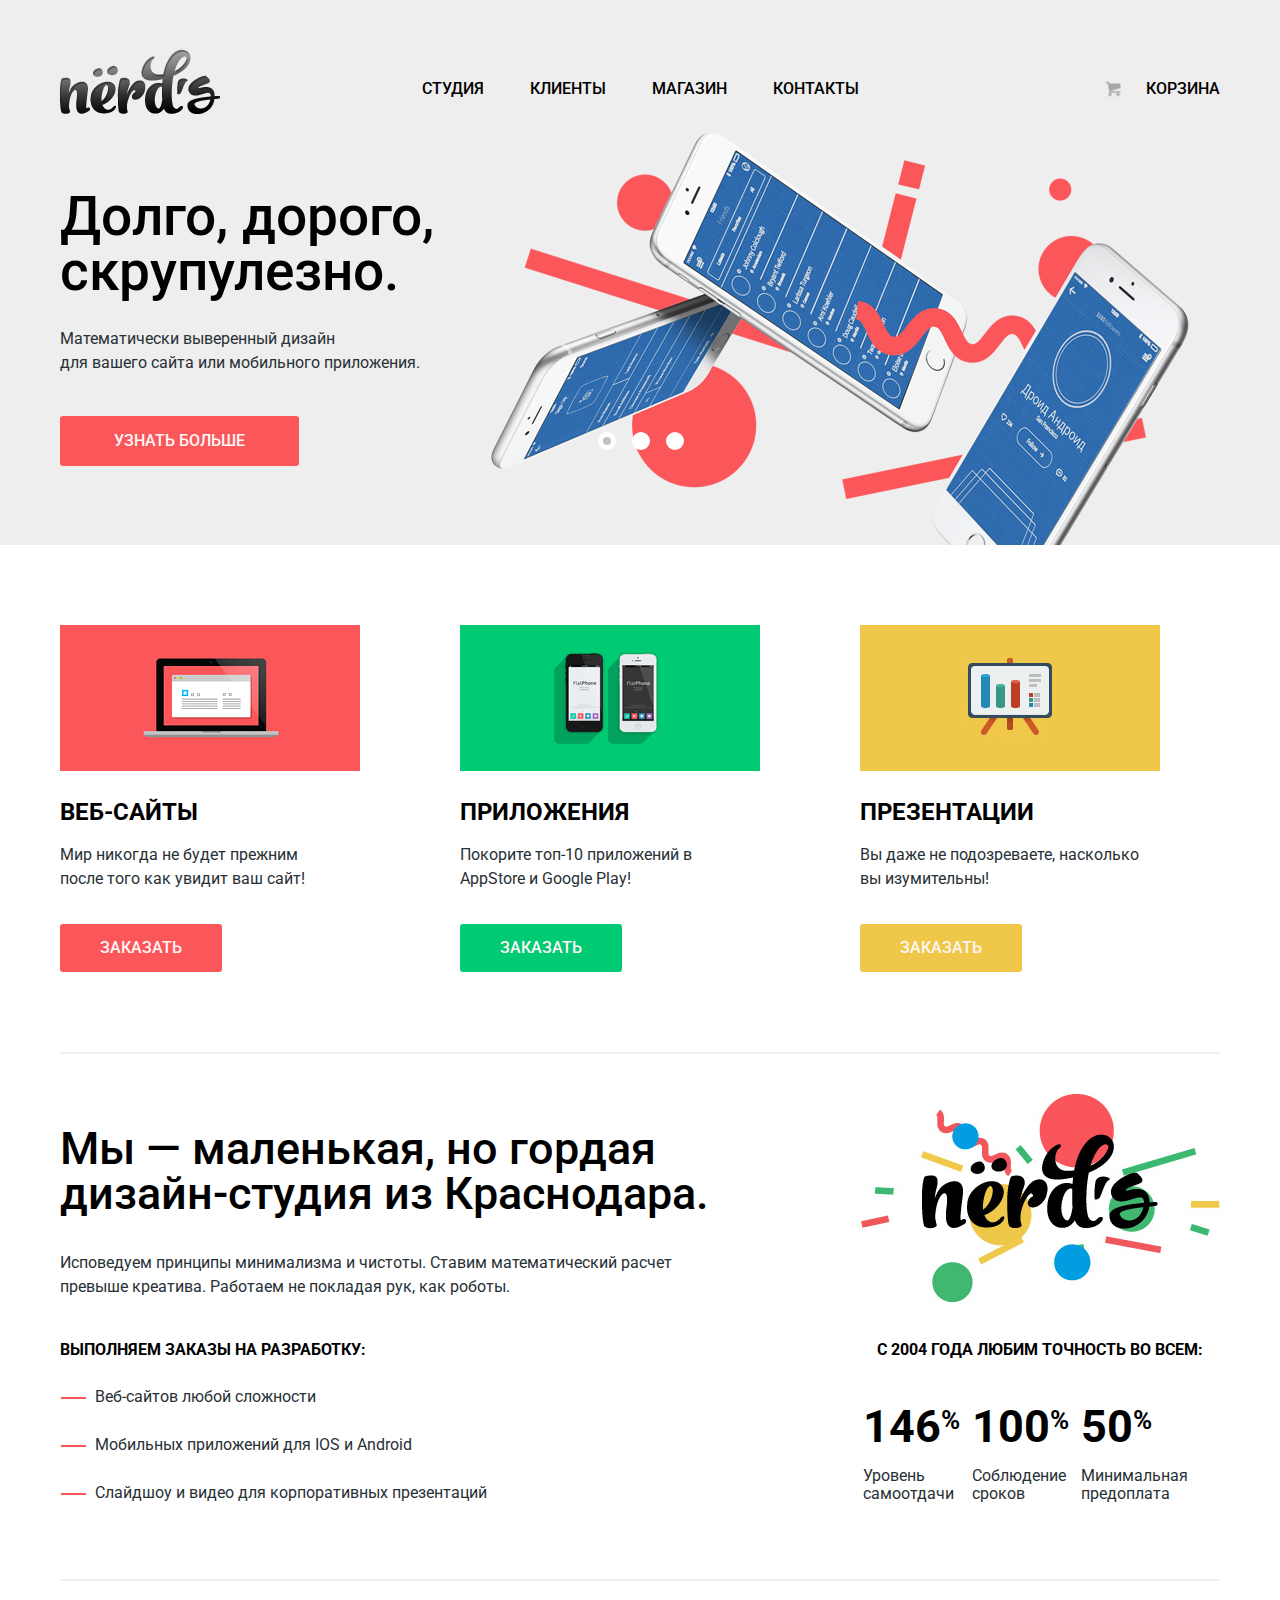
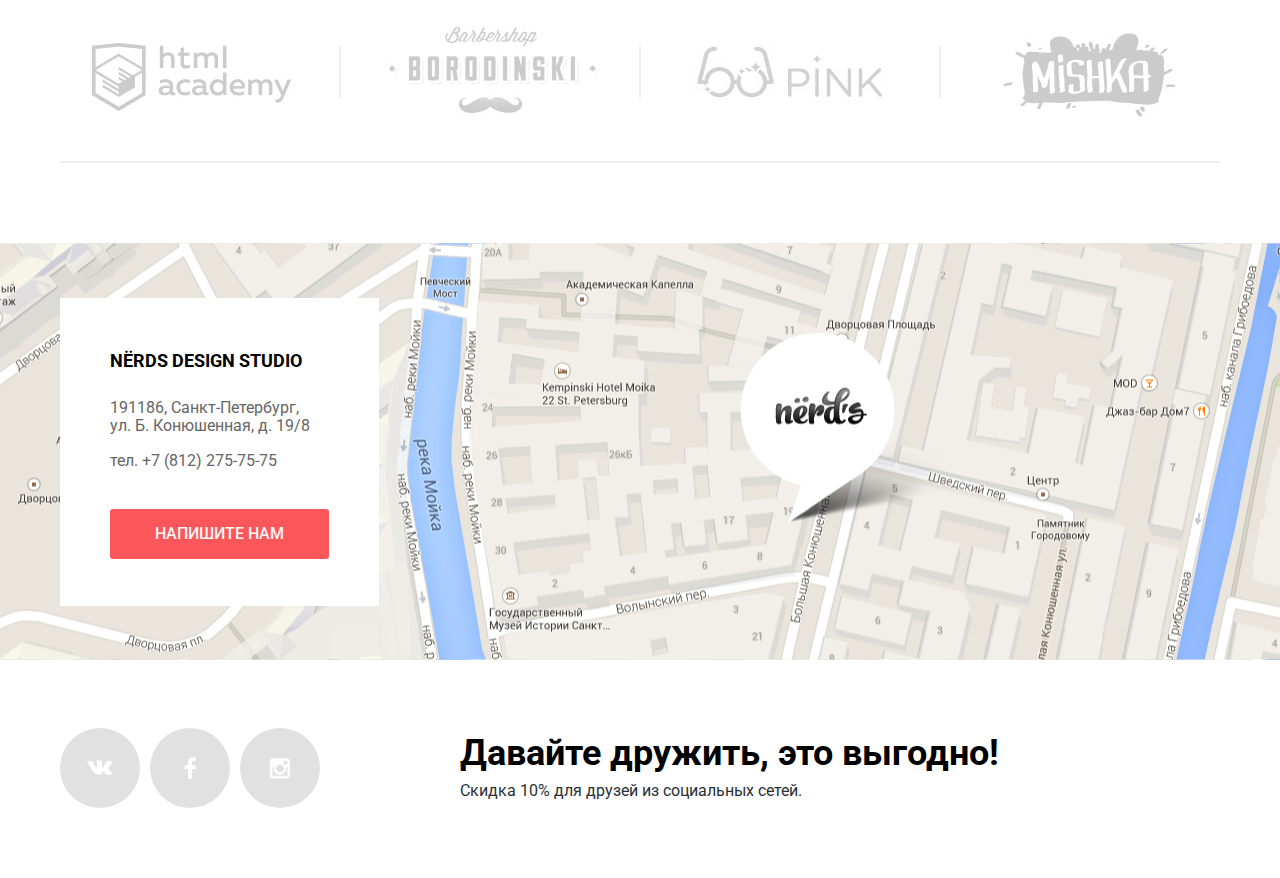
<file: index.html>
<!DOCTYPE html>
<html lang="ru">
  <head>
    <meta charset="utf-8">
    <title>NЁRDS DESIGN STUDIO</title>
    <link href="https://fonts.googleapis.com/css?family=Roboto:400,500,700&amp;subset=cyrillic" rel="stylesheet">
    <link href="css/normalize.css" rel="stylesheet">
    <link href="css/style.min.css" rel="stylesheet">
  </head>
  <body>
    <header class="main-header">
      <div class="container clearfix">
        <a><img class="logo" src="img/nerds-logo.png" alt="Логотип Нёрдс" width="160" height="65"></a>
        <nav class="main-navigation">
          <ul>
            <li><a href="#">Студия</a></li>
            <li><a href="#">Клиенты</a></li>
            <li><a href="catalog.html">Магазин</a></li>
            <li><a href="#">Контакты</a></li> 
          </ul>
        </nav>
        <div class="user-block">
          <a class="basket" href="#">Корзина</a>
        </div>
        <div class="slider">
          <input type="radio" id="btn-1" name="toggle" checked>
          <input type="radio" id="btn-2" name="toggle">
          <input type="radio" id="btn-3" name="toggle">
          <div class="slider-controls">
            <label for="btn-1"></label>
            <label for="btn-2"></label>
            <label for="btn-3"></label>
          </div>
          <div class="slides">
            
            <div class="slide clearfix">
              <div class="slide-text">
                <div class="slide-title">Долго, дорого, скрупулезно.</div>
                <p>Математически выверенный дизайн<br>для вашего сайта или мобильного приложения.</p>
                <a class="btn" href="#">Узнать больше</a>
              </div>
            </div>
            
            <div class="slide">
              <div class="slide-text">
                <div class="slide-title">Любим математику как никто другой.</div>
                <p>Никакого креатива, только математические формулы<br>для расчета идеальных пропорций.</p>
                <a class="btn" href="#">Узнать больше</a>
              </div>
            </div>
            
            <div class="slide">
              <div class="slide-text">
                <div class="slide-title">Только ночь, только хардкор.</div>
                <p>Работать днем, как все? Мы против этого.<br>Ближе к полуночи работа только начинается.</p>
                <a class="btn" href="#">Узнать больше</a>
              </div>
            </div>
          </div>
        </div>
      </div>
    </header>
    <main class="container">
      <section class="features clearfix">
        <div class="features-item">
          <img src="img/feature-1.png" alt="Веб-сайты" width="300" height="146">
          <h3 class="features-name">Веб-сайты</h3>
          <p>Мир никогда не будет прежним после того как увидит ваш сайт!</p>
          <a class="btn" href="#">Заказать</a>
        </div>
        <div class="features-item">
          <img src="img/feature-2.png" alt="Приложения" width="300" height="146">
          <h3 class="features-name">Приложения</h3>
          <p>Покорите топ-10 приложений в AppStore и Google Play!</p>
          <a class="btn" href="#">Заказать</a>
        </div>
        <div class="features-item">
          <img src="img/feature-3.png" alt="Презентации" width="300" height="146">
          <h3 class="features-name">Презентации</h3>
          <p>Вы даже не подозреваете, насколько вы изумительны!</p>
          <a class="btn" href="#">Заказать</a>
        </div>
      </section>
      <section class="about-us clearfix">
        <div class="about-left">
          <h2>Мы — маленькая, но гордая дизайн-студия из Краснодара.</h2>
          <p>Исповедуем принципы минимализма и чистоты. Ставим математический расчет превыше креатива. Работаем не покладая рук, как роботы.</p>
          <h4>Выполняем заказы на разработку:</h4>
          <ul>
            <li>Веб-сайтов любой сложности</li>
            <li>Мобильных приложений для IOS и Android</li>
            <li>Слайдшоу и видео для корпоративных презентаций</li>
          </ul>
        </div>
        <div class="about-right">
          <img src="img/nerds-illustration.jpg" alt="Нёрдс" width="360" height="208">
          <h4>С 2004 года любим точность во всем:</h4>
          <table>
            <tr>
              <th>146<sup>%</sup></th>
              <th>100<sup>%</sup></th>
              <th>50<sup>%</sup></th>
            </tr>
            <tr>
              <td>Уровень самоотдачи</td>
              <td>Соблюдение сроков</td>
              <td>Минимальная предоплата</td>
            </tr>
          </table>
        </div>
      </section>
      <div class="customers">
        <a class="customers-logo" href="https://htmlacademy.ru/">
          <img src="img/htmlacademy-logo.jpg" alt="HTML Academy" width="260" height="180">
        </a>
        <a class="customers-logo" href="#">
          <img src="img/borodinski-logo.jpg" alt="Барбершоп «Бородинский»" width="260" height="180">
        </a>
        <a class="customers-logo" href="#">
          <img src="img/pink-logo.jpg" alt="Pink" width="260" height="180">
        </a>
        <a class="customers-logo" href="#">
          <img src="img/mishka-logo.jpg" alt="Mishka" width="260" height="180">
        </a>
      </div>
    </main>
    <div class="map">
      <iframe src="https://www.google.com/maps/embed?pb=!1m18!1m12!1m3!1d1998.59910436516!2d30.32089461636648!3d59.93879418187623!2m3!1f0!2f0!3f0!3m2!1i1024!2i768!4f13.1!3m3!1m2!1s0x4696310fca5ba729%3A0xea9c53d4493c879f!2z0JHQvtC70YzRiNCw0Y8g0JrQvtC90Y7RiNC10L3QvdCw0Y8g0YPQuy4sIDE5LCDQodCw0L3QutGCLdCf0LXRgtC10YDQsdGD0YDQsywgMTkxMTg2!5e0!3m2!1sru!2sru!4v1487736581834" width="1440" height="417" style="border:0" allowfullscreen></iframe>
        <div class="contacts">
          <h3>Nёrds design studio</h3>
          <p>191186, Санкт-Петербург,
            ул. Б. Конюшенная, д. 19/8</p>
          <a class="tel" href="tel:+7(812)275-75-75">тел. +7 (812) 275-75-75</a>
          <a class="btn js-feedback" href="writeus.html">Напишите нам</a>
      </div>
    </div>
    <footer class="main-footer">
      <div class="container clearfix">
        <div class="footer-social">
          <a class="social-btn social-btn-vk" href="#">Вконтакте</a>
          <a class="social-btn social-btn-fb" href="#">Фейсбук</a>
          <a class="social-btn social-btn-inst" href="#">Инстаграм</a>
        </div>
        <div class="discount">
          <h3>Давайте дружить, это выгодно!</h3>
          <p>Скидка 10% для друзей из социальных сетей.</p>
        </div>
      </div>
    </footer>
    <div class="modal-content">
      <button class="modal-content-close" title="Закрыть">Закрыть</button>
      <h2 class="modal-content-title">Напишите нам</h2>
      <form class="write-us" action="https://echo.htmlacademy.ru" method="get">
        <div class="username-block">
          <label for="username-field">Ваше имя:</label>
          <input class="username" type="text" name="username" id="username-field" value="Представьтесь, пожалуйста">
        </div>
        <div class="email-block">
          <label for="email-field">Ваш e-mail:</label>
          <input class="email modal-error" type="text" name="email" id="email-field" value="Для отправки ответа">
        </div>
        <label for="text-area">Текст письма:</label>
        <textarea name="text" id="text-area">В свободной форме</textarea>
        <button class="btn">Отправить</button>
      </form>
    </div>
    <div class="modal-overlay"></div>
    <script src="js/popup.min.js"></script>
  </body>
</html>
</file>
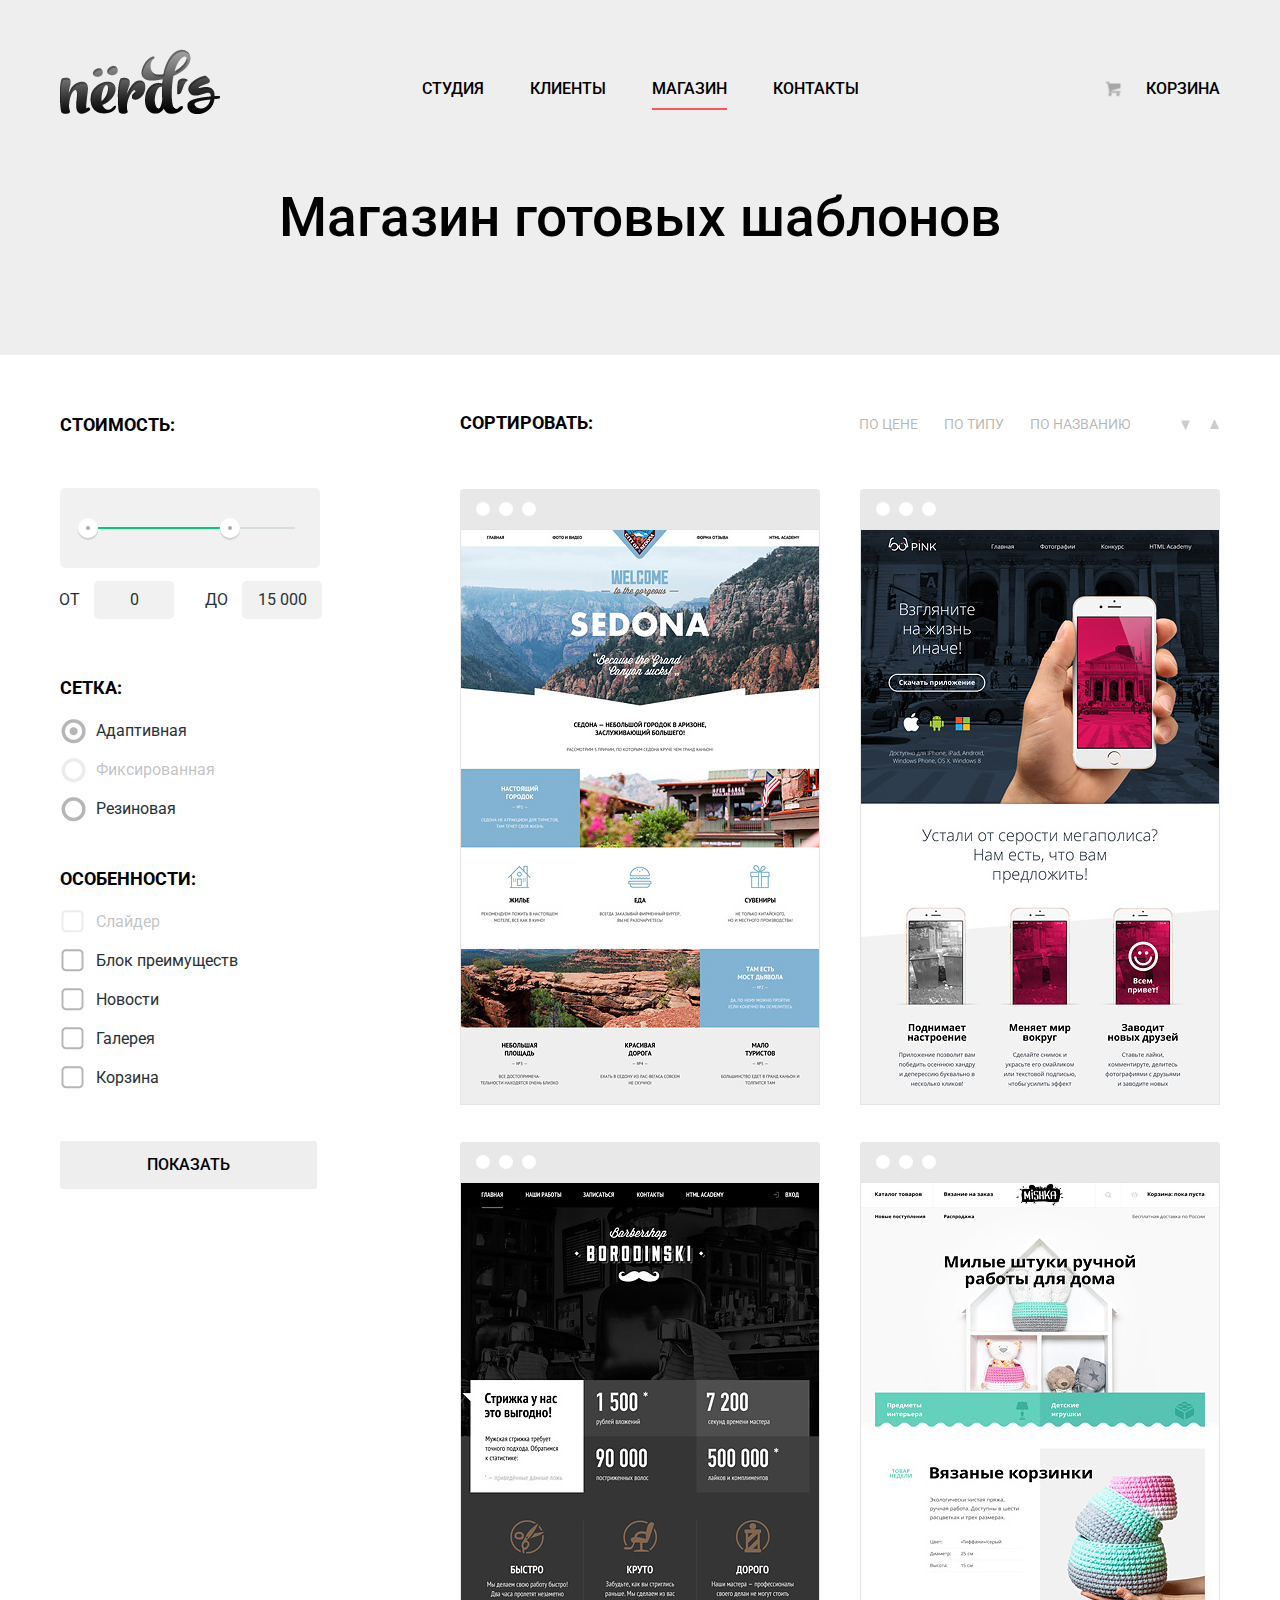
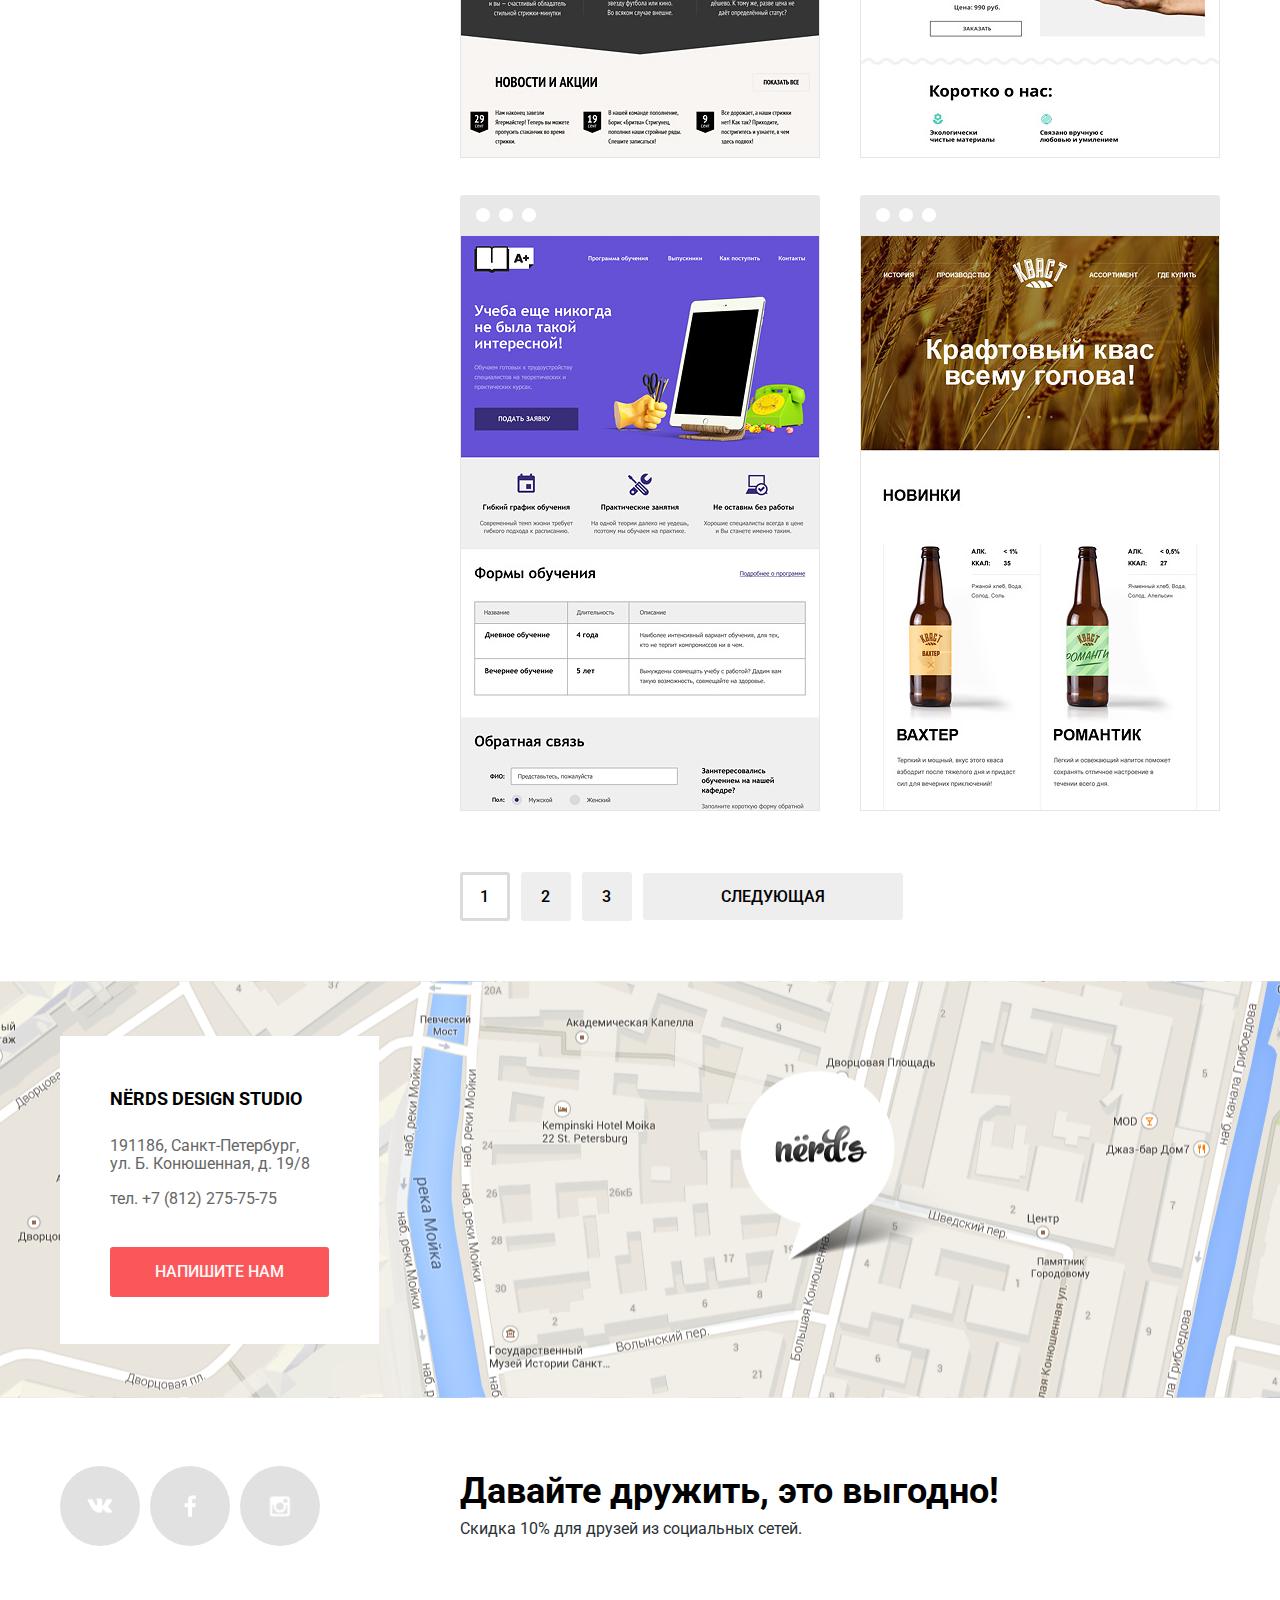
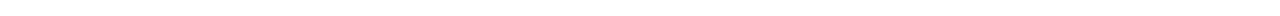
<file: catalog.html>
<!DOCTYPE html>
<html lang="ru">
  <head>
    <meta charset="utf-8">
    <title>NЁRDS DESIGN STUDIO</title>
    <link href="https://fonts.googleapis.com/css?family=Roboto:400,500,700&amp;subset=cyrillic" rel="stylesheet">
    <link href="css/normalize.css" rel="stylesheet">
    <link href="css/style.min.css" rel="stylesheet">
  </head>
  <body>
    <header class="main-header">
      <div class="container clearfix">
        <a href="index.html"><img class="logo" src="img/nerds-logo.png" alt="Логотип Нёрдс" width="160" height="65"></a>
        <nav class="main-navigation">
          <ul>
            <li><a href="index.html">Студия</a></li>
            <li><a href="#">Клиенты</a></li>
            <li><a class="current-page" href="catalog.html">Магазин</a></li>
            <li><a href="#">Контакты</a></li> 
          </ul>
        </nav>
        <div class="user-block">
          <a class="basket" href="#">Корзина</a>
        </div>
        <h1>Магазин готовых шаблонов</h1>
      </div>
    </header>
    <main class="container">
      <section class="filters clearfix">
        <form action="#" method="get">
          <div class="filter-box">
            <h3>Стоимость:</h3>
            <div class="range-filter">
              <div class="range-controls">
                <div class="scale"><div style="width: 70%;" class="bar"></div></div>
                <div class="toggle min-toggle"></div>
                <div class="toggle max-toggle"></div>
              </div>
              <div class="price-controls">
                <label class="min-price">от <input type="text" name="min-price" value="0"></label>
                <label class="max-price">до <input type="text" name="max-price" value="15 000"></label>
              </div>
            </div>
          </div>
          <div class="filter-box">
            <h3>Сетка:</h3>
            <input type="radio" name="grid-choice" id="adaptive-grid-field" value="adaptive" checked>
            <label for="adaptive-grid-field">Адаптивная</label>
            <input type="radio" name="grid-choice" id="fixed-grid-field" value="fixed" disabled>
            <label for="fixed-grid-field">Фиксированная</label>
            <input type="radio" name="grid-choice" id="elastic-grid-field" value="elastic">
            <label for="elastic-grid-field">Резиновая</label>
          </div>
          <div class="filter-box">
            <h3>Особенности:</h3>
            <input type="checkbox" name="features-choice" id="slider-field" value="slider" disabled>
            <label for="slider-field">Слайдер</label>
            <input type="checkbox" name="features-choice" id="advantages-unit-field" value="advantages-unit">
            <label for="advantages-unit-field">Блок преимуществ</label>
            <input type="checkbox" name="features-choice" id="news-field" value="news">
            <label for="news-field">Новости</label>
            <input type="checkbox" name="features-choice" id="gallery-field" value="gallery">
            <label for="gallery-field">Галерея</label>
            <input type="checkbox" name="features-choice" id="basket-field" value="basket">
            <label for="basket-field">Корзина</label>
          </div>
          <input class="btn" type="submit" value="Показать">
        </form>
      </section>
      <section class="gallery">
        <div class="sorting-filters">
          <h3>Сортировать:</h3>
          <a>По цене</a>
          <a>По типу</a>
          <a>По названию</a>
          <a>По убыванию</a>
          <a>По возрастанию</a>
        </div>
        <article class="gallery-card">
          <div class="mac-head"></div>
          <div class="shadow"><img src="img/sedona-preview.jpg" alt="Седона превью" width="360" height="576"></div>
          <div class="buy-block">
            <a href=#>Sedona</a>
            <p>Информационный сайт<br>для туристов</p>
            <button class="btn">9 900 руб.</button>
          </div>
        </article>
        <article class="gallery-card">
          <div class="mac-head"></div>
          <div class="shadow"><img src="img/pink-preview.jpg" alt="Пинк превью" width="360" height="576"></div>
          <div class="buy-block">
            <a href="#">Pink app</a>
            <p>Продуктовый лендинг<br>приложения для IOS и Android</p>
            <button class="btn">9 900 руб.</button>
          </div>
        </article>
        <article class="gallery-card">
          <div class="mac-head"></div>
          <div class="shadow"><img src="img/borodinski-preview.jpg" alt="Бородинский превью" width="360" height="576"></div>
          <div class="buy-block">
            <a href="#">Barbershop</a>
            <p>Сайт салона красоты.<br>Для мужчин, да.</p>
            <button class="btn">9 900 руб.</button>
          </div>
        </article>
        <article class="gallery-card">
          <div class="mac-head"></div>
          <div class="shadow"><img src="img/mishka-preview.jpg" alt="Мишка превью" width="360" height="576"></div>
          <div class="buy-block">
            <a href="">Mishka</a>
            <p>Интернет-магазин<br>вязаных игрушек</p>
            <button class="btn">9 900 руб.</button>
          </div>
        </article>
        <article class="gallery-card">
          <div class="mac-head"></div>
          <div class="shadow"><img src="img/aplus-preview.jpg" alt="А-плюс превью" width="360" height="576"></div>
          <div class="buy-block">
            <a href="#">A plus</a>
            <p>Лендинг курсов повышения<br>квалификации</p>
            <button class="btn">9 900 руб.</button>
          </div>
        </article>
        <article class="gallery-card">
          <div class="mac-head"></div>
          <div class="shadow"><img src="img/kvast-preview.jpg" alt="Кваст превью" width="360" height="576"></div>
          <div class="buy-block">
            <a href="#">Кваст</a>
            <p>Промо-сайт производителя<br>крафтового кваса</p>
            <button class="btn">9 900 руб.</button>
          </div>
        </article>
      </section>
      <div class="pagination">
        <a class="page-number" href="#">1</a>
        <a href="#">2</a>
        <a href="#">3</a>
        <a href="#">Следующая</a>
      </div>
    </main>
    <div class="map">
      <iframe src="https://www.google.com/maps/embed?pb=!1m18!1m12!1m3!1d1998.59910436516!2d30.32089461636648!3d59.93879418187623!2m3!1f0!2f0!3f0!3m2!1i1024!2i768!4f13.1!3m3!1m2!1s0x4696310fca5ba729%3A0xea9c53d4493c879f!2z0JHQvtC70YzRiNCw0Y8g0JrQvtC90Y7RiNC10L3QvdCw0Y8g0YPQuy4sIDE5LCDQodCw0L3QutGCLdCf0LXRgtC10YDQsdGD0YDQsywgMTkxMTg2!5e0!3m2!1sru!2sru!4v1487736581834" width="1440" height="417" style="border:0" allowfullscreen></iframe>
        <div class="contacts">
          <h3>Nёrds design studio</h3>
          <p>191186, Санкт-Петербург,
            ул. Б. Конюшенная, д. 19/8</p>
          <a class="tel" href="tel:+7(812)275-75-75">тел. +7 (812) 275-75-75</a>
          <a class="btn js-feedback" href="writeus.html">Напишите нам</a>
      </div>
    </div>
    <footer class="main-footer">
      <div class="container clearfix">
        <div class="footer-social">
          <a class="social-btn social-btn-vk" href="#">Вконтакте</a>
          <a class="social-btn social-btn-fb" href="#">Фейсбук</a>
          <a class="social-btn social-btn-inst" href="#">Инстаграм</a>
        </div>
        <div class="discount">
          <h3>Давайте дружить, это выгодно!</h3>
          <p>Скидка 10% для друзей из социальных сетей.</p>
        </div>
      </div>
    </footer>
    <div class="modal-content">
      <button class="modal-content-close" title="Закрыть">Закрыть</button>
      <h2 class="modal-content-title">Напишите нам</h2>
      <form class="write-us" action="https://echo.htmlacademy.ru" method="get">
        <div class="username-block">
          <label for="username-field">Ваше имя:</label>
          <input class="username" type="text" name="username" id="username-field" value="Представьтесь, пожалуйста">
        </div>
        <div class="email-block">
          <label for="email-field">Ваш e-mail:</label>
          <input class="email modal-error" type="text" name="email" id="email-field" value="Для отправки ответа">
        </div>
        <label for="text-area">Текст письма:</label>
        <textarea name="text" id="text-area">В свободной форме</textarea>
        <button class="btn">Отправить</button>
      </form>
    </div>
    <div class="modal-overlay"></div>
    <script src="js/popup.min.js"></script>
  </body>
</html>
</file>
<file: css/style.min.css>
.btn,body{font-size:16px;font-family:"Roboto","Arial",sans-serif}body{min-width:1200px;background:#fff;line-height:24px;font-weight:400;color:#283136}.btn{display:inline-block;font-weight:500;line-height:18px;text-transform:uppercase;text-decoration:none;vertical-align:top;text-align:center;cursor:pointer;color:#fff6f6;border-radius:3px}.btn:active{color:rgba(255,255,255,.3)}.main-header{padding-top:42px;min-height:313px;background-color:#eee;margin-bottom:35px}.container{width:1160px;margin:0 auto;padding:0 20px}.logo{width:160px;float:left;margin-right:152px;vertical-align:bottom;padding-top:7px}.logo:hover{opacity:.8}.logo:active{opacity:.3}.main-navigation{float:left;margin-bottom:5px}.main-navigation li,.user-block{text-transform:uppercase;font-weight:500}.main-navigation li{display:inline-block;margin-right:22px;margin-top:19px}.main-navigation a,.user-block a{padding:10px;color:#000;text-decoration:none}.main-navigation a:hover{color:#fb565a}.main-navigation a:active{color:rgba(0,0,0,.3)}.main-navigation .current-page{box-shadow:0 12px 0 -10px #fb565a}.user-block{float:right;padding-top:25px;text-align:right;position:relative}.user-block a{display:inline-block;padding:10px 0;width:115px}.user-block a::before{content:"";position:absolute;top:68%;left:7%;transform:translate(-50%,-50%);background-image:url(../img/sprite.png);background-repeat:no-repeat;width:15px;height:15px;background-position:-10px -10px}.user-block a:hover{color:#fb565a}.user-block a:active{color:rgba(0,0,0,.3)}.clearfix::after{content:"";display:table;clear:both}.slider{clear:both;position:relative;width:1160px;height:423px;margin:0 auto}.slide{position:absolute;top:0;left:0;width:100%;height:100%;overflow:hidden;display:none}.slider input[type=radio]{position:absolute;opacity:0}.slide:nth-child(1){background-image:url(../img/slide-1.png);background-repeat:no-repeat;background-position:93.2% 100%}.slide:nth-child(2),.slide:nth-child(3){background-image:url(../img/slide-2.png);background-repeat:no-repeat;background-position:100% 100%}.slide:nth-child(3){background-image:url(../img/slide-3.png)}#btn-1:checked~.slides .slide:nth-child(1),#btn-2:checked~.slides .slide:nth-child(2),#btn-3:checked~.slides .slide:nth-child(3){display:block}.slide-text{width:520px;padding:30px 0;color:#283136}.slide-title{font-size:55px;line-height:55px;font-weight:500;color:#000;padding-top:37px}.slide p{margin-top:28px}.slide .btn{padding:16px 54px;margin-top:25px;background-color:#fb565a}.slider-controls{position:absolute;bottom:95px;left:50%;width:201px;height:18px;margin-left:-100px;text-align:center;z-index:100}.slider-controls label{display:inline-block;width:8px;height:8px;margin:0 6px;background-color:#fff;border:5px solid #fff;vertical-align:top;border-radius:50%;cursor:pointer}#btn-1:checked~.slider-controls label[for=btn-1],#btn-2:checked~.slider-controls label[for=btn-2],#btn-3:checked~.slider-controls label[for=btn-3]{background-color:#c2c2c2}.slider .btn:hover{background-color:#e74246}.slider .btn:active{background-color:#d7373b;box-shadow:inset 0 3px 0 -1px #c13135}.features{margin-top:80px;margin-bottom:80px}.features-item{float:left;width:300px;margin-right:100px;min-height:347px}.features-item:nth-child(3n){margin-right:0}.features-name{display:block;font-size:24px;line-height:30px;font-weight:700;color:#000;text-transform:uppercase;margin-top:19px}.features-item p{margin-top:-8px;padding-right:20px}.features-item .btn{margin-top:17px;padding:15px 40px;background-color:#fb565a}.features-item:nth-child(1) .btn:hover{background-color:#e74246}.features-item:nth-child(1) .btn:active{background-color:#d7373b;box-shadow:inset 0 3px 0 -1px #c13135}.features-item:nth-child(2) .btn{background-color:#00ca74}.features-item:nth-child(2) .btn:hover{background-color:#00bc6c}.features-item:nth-child(2) .btn:active{background-color:#00aa62;box-shadow:inset 0 3px 0 -1px #009958}.features-item:nth-child(3) .btn{background-color:#efc84a}.features-item:nth-child(3) .btn:hover{background-color:#eab534}.features-item:nth-child(3) .btn:active{background-color:#e5a722;box-shadow:inset 0 3px 0 -1px #ce961f}.about-us{border-top:2px solid #eee;min-height:499px}.about-us h4{font-weight:700;font-size:16px;line-height:24px;color:#000;text-transform:uppercase}.about-left{width:660px;float:left;padding-top:35px;position:relative}.about-left ul{padding-left:35px}.about-left h2{font-size:45px;line-height:45px;font-weight:500;color:#000;margin-bottom:35px}.about-left h4{display:block;margin-top:39px;margin-bottom:23px}.about-left li{display:block;margin-bottom:24px}.about-left li::before{position:absolute;content:"";width:25px;height:2px;background-color:#fb565a;left:1px}li:nth-child(1)::before{bottom:130px}li:nth-child(2)::before{bottom:82px}li:nth-child(3)::before{bottom:34px}.about-right{width:360px;float:right;padding-top:40px}.about-right h4{text-align:center;padding-top:8px}.about-right th{font-size:45px;line-height:45px;color:#000;padding-top:18px;width:105px;text-align:left}.about-right td{font-size:16px;line-height:18px;padding-top:15px}.about-right sup{font-size:26px}.customers{position:relative;min-height:180px;font-size:0;margin-top:26px;margin-bottom:80px;border-top:2px solid #eee;border-bottom:2px solid #eee}.customers-logo{display:inline-block;line-height:180px;vertical-align:middle;margin-right:40px}.customers-logo img{opacity:.2;vertical-align:middle}.customers-logo:nth-child(4){margin-right:0}.customers-logo:hover img{opacity:1}.customers-logo:active img{opacity:.1}.customers-logo::before{position:absolute;content:"";width:2px;height:52px;background-color:#eee}.customers-logo:nth-child(1)::before{top:65px;left:279px}.customers-logo:nth-child(2)::before{top:65px;left:579px}.customers-logo:nth-child(3)::before{top:65px;right:279px}.customers-logo:nth-child(4)::before{display:none}.map{position:relative;min-height:417px;background-color:#e9e5dc;background-image:url(../img/map.png);background-position:center}.map iframe{position:relative;vertical-align:middle;left:50%;margin-left:-720px}.contacts{position:absolute;top:55px;left:50%;width:269px;min-height:308px;background-color:#fff;text-align:left;padding-left:50px;margin-left:-580px}.contacts h3,.discount h3{font-size:18px;line-height:30px;font-weight:700;color:#000;text-transform:uppercase;margin-top:48px;margin-bottom:23px}.contacts p,.tel{font-weight:400;font-size:16px;line-height:18px;color:#666}.contacts p{padding-right:60px;margin-bottom:17px}.tel{display:block;text-decoration:none}.contacts .btn{margin-top:39px;padding:16px 45px;background-color:#fb565a}.contacts .btn:hover,.social-btn:hover{background-color:#e74246}.contacts .btn:active{background-color:#d7373b}.footer-social{float:left;min-width:260px;padding-bottom:70px;margin-right:130px;font-size:0}.social-btn{display:inline-block;width:80px;height:80px;margin-right:10px;margin-top:68px;vertical-align:top;text-decoration:none;border-radius:100%;background-color:#e1e1e1;position:relative}.contacts .btn:active,.social-btn:active{box-shadow:inset 0 3px 0 -1px #c13135}.social-btn::before{content:"";position:absolute;top:50%;left:50%;transform:translate(-50%,-50%);background-image:url(../img/sprite.png);background-repeat:no-repeat}.social-btn-vk::before{width:26px;height:15px;background-position:-10px -374px}.social-btn-fb::before{width:12px;height:22px;background-position:-10px -172px}.social-btn-inst::before{width:21px;height:21px;background-position:-10px -214px}.social-btn:active::before{opacity:.3}.discount{float:left;min-width:560px}.discount h3{font-size:36px;line-height:36px;text-transform:none;margin-top:75px;margin-bottom:0}.discount p{margin-top:8px}.main-header h1{clear:both;font-weight:500;font-size:55px;line-height:55px;color:#000;text-align:center;padding-top:68px;padding-bottom:71px}.filters{float:left;width:260px;padding-top:2px}.filter-box h3{font-size:18px;line-height:30px;font-weight:700;color:#000;text-transform:uppercase;text-align:left;margin-bottom:18px}.range-filter{width:260px;margin-top:48px}.price-controls input,.range-controls{background-color:#f1f1f1;border-radius:5px}.range-controls{position:relative;height:80px;margin-bottom:13px;overflow:hidden;padding:0 25px}.range-controls .scale{margin-top:39px;height:2px;background-color:#d7dcde}.range-controls .bar{height:2px;background-color:#00ca74}.range-controls .toggle{position:absolute;top:30px;left:18px;width:4px;height:4px;border:8px solid #fff;border-radius:50%;background-color:#ababab;cursor:pointer;box-shadow:0 2px 1px 0 #cfcfcf}.range-controls .max-toggle{left:160px}.price-controls input{width:60px;padding:8px 10px;margin-left:10px;border:none;font-size:16px;line-height:22px;font-weight:400;color:#283136;font-family:"Roboto","Arial",sans-serif;text-align:center}.price-controls{position:relative;height:38px}.price-controls .min-price{position:absolute;left:-1px;text-transform:uppercase}.price-controls .max-price{position:absolute;right:-2px;text-transform:uppercase}.filter-box:nth-child(1){margin-bottom:54px}.filter-box:nth-child(2){margin-bottom:45px}.filter-box:nth-child(2) label,.filter-box:nth-child(3) label{position:relative;display:block;padding-left:36px;font-size:16px;line-height:20px;font-weight:400;font-family:"Roboto","Arial",sans-serif;color:#283136;text-align:left;margin-bottom:19px}.filter-box label:hover{color:#000}.filter-box input[type=checkbox],.filter-box input[type=radio]{display:none}.filter-box input[type=checkbox]+label::before,.filter-box input[type=radio]+label::before{position:absolute;content:"";display:block;top:-2px;left:1px;background-image:url(../img/sprite.png);background-repeat:no-repeat;cursor:pointer;width:25px;height:25px;opacity:.4}.filter-box input[type=checkbox]:disabled+label,.filter-box input[type=radio]:disabled+label{color:rgba(40,49,54,.3)}.filter-box input[type=checkbox]:disabled+label::before,.filter-box input[type=radio]:disabled+label::before{position:absolute;content:"";display:block;top:-2px;left:1px;background-image:url(../img/sprite.png);background-repeat:no-repeat;cursor:pointer;width:25px;height:25px;opacity:.1}.filter-box input[type=radio]+label::before{background-position:-10px -255px}.filter-box input[type=checkbox]+label::before{background-position:-10px -45px}.filter-box input[type=radio]:checked+label::before{background-position:-10px -300px}.filter-box input[type=checkbox]+label:hover::before,.filter-box input[type=radio]+label:hover::before{opacity:1}.filter-box input[type=checkbox]:checked+label::before{background-position:-10px -88px}.filters .btn{padding:15px 87px;margin-top:34px;color:#000;background-color:#eee}.filters .btn:hover{background-color:#dfdfdf}.filters .btn:active{box-shadow:inset 0 3px 0 0 #bfbfbf}.gallery{float:right;width:760px;font-size:0}.sorting-filters{position:relative;margin-bottom:10px;font-size:0}.sorting-filters h3{display:inline-block;font-size:18px;line-height:30px;font-weight:700;color:#000;text-transform:uppercase}.sorting-filters a{font-size:14px;line-height:18px;font-weight:400;font-family:"Roboto","Arial",sans-serif;text-transform:uppercase;margin-right:26px;cursor:pointer;color:rgba(0,0,0,.3)}.sorting-filters a:hover{color:rgba(0,0,0,.6)}.sorting-filters a:active{color:#000}.sorting-filters a:nth-child(2){margin-left:266px}.sorting-filters a:nth-child(5),.sorting-filters a:nth-child(6){font-size:0}.sorting-filters a:nth-child(5)::before,.sorting-filters a:nth-child(6)::before{content:"";position:absolute;transform:translate(-50%,-50%);background-image:url(../img/sprite.png);background-repeat:no-repeat;width:10px;height:9px;background-position:-10px -345px;opacity:.2}.sorting-filters a:nth-child(5)::before{transform:rotate(180deg);top:46%;right:1px}.sorting-filters a:nth-child(6)::before{top:53%;right:24px}.sorting-filters a:nth-child(5):hover::before,.sorting-filters a:nth-child(6):hover::before{opacity:.4}.sorting-filters a:nth-child(5):active::before,.sorting-filters a:nth-child(6):active::before{opacity:1}.mac-head{height:40px;background-image:url(../img/mac-head.png);background-repeat:no-repeat;opacity:.12}.gallery-card:hover .mac-head{opacity:1}.gallery-card img{position:relative;z-index:-1}.shadow{width:360px;height:576px;box-shadow:inset 0 0 0 1px #e5e5e5}.gallery-card:hover .shadow{box-shadow:0 0 0 0}.gallery-card:hover{box-shadow:0 3px 13px 3px #e1e1e1}.gallery-card{display:inline-block;margin-top:23px;margin-left:40px;margin-bottom:15px;position:relative;height:615px}.gallery-card:nth-child(2n){margin-left:0}.buy-block{display:none;width:360px;min-height:230px;text-align:center;background-color:#eee;position:absolute;bottom:0}.buy-block a{display:block;font-size:18px;line-height:30px;font-weight:700;font-family:"Roboto","Arial",sans-serif;text-transform:uppercase;text-decoration:none;vertical-align:top;text-align:center;cursor:pointer;color:#000;margin-top:26px}.buy-block p,.pagination a{font-size:16px;line-height:18px}.buy-block p{text-align:center;margin-bottom:31px;font-weight:400;color:#666}.gallery-card:hover .buy-block{display:block}.buy-block .btn{padding:15px 60px;background-color:#fb565a}.buy-block .btn:hover{background-color:#e74246}.buy-block .btn:active{background-color:#d7373b;box-shadow:inset 0 3px 0 0 #c13135}.pagination{display:inline-block;clear:both;text-align:center;margin-left:400px;margin-top:63px;margin-bottom:69px}.pagination a{font-weight:500;font-family:"Roboto","Arial",sans-serif;text-transform:uppercase;text-decoration:none;vertical-align:top;cursor:pointer;color:#000;background-color:#eee;padding:15px 21px 15px 20px;margin-right:7px;border-radius:3px}.pagination a:nth-child(4){padding:14px 78px}.pagination a:hover{background-color:#dfdfdf}.pagination a:active{background-color:#d5d5d5;color:rgba(0,0,0,.3);box-shadow:inset 0 3px 0 0 #bfbfbf}.modal-content,.pagination .page-number{background-color:#fff;box-shadow:inset 0 0 0 3px #dbdbdb}button,input[type=submit]{border:none}button,input,textarea{outline:none}.modal-content{display:none;position:fixed;top:50%;left:50%;width:960px;height:590px;margin-left:-480px;margin-top:-295px;box-shadow:0 20px 50px 3px #595a5a;z-index:120}.modal-content-show{display:block;-webkit-animation:bounce .6s;animation:bounce .6s}.modal-content-close{position:absolute;top:77px;right:90px;width:21px;height:21px;font-size:0;border:0;cursor:pointer;background-color:transparent;opacity:.3}.modal-content-close::after{content:"";position:absolute;top:50%;left:50%;transform:translate(-49%,-49%);background-image:url(../img/sprite.png);background-repeat:no-repeat;width:21px;height:21px;background-position:-10px -131px}.modal-content-close:hover{opacity:1}.modal-content-close:active{opacity:.1}.modal-content-title{font-size:45px;line-height:45px;font-weight:500;margin-top:65px;margin-bottom:39px;padding-left:98px}.write-us{margin:0 100px;min-height:360px}.write-us label{font-size:16px;line-height:18px;font-weight:700}.write-us .email,.write-us .username{width:330px;height:45px;margin-top:7px;padding:0 13px;border:2px solid #000;border-radius:3px;font-size:16px;line-height:24px;font-weight:400;color:#283136;font-family:"Roboto","Arial",sans-serif;color:rgba(68,68,68,.5);border-color:#d7dcde}.write-us .email:hover,.write-us .username:hover,.write-us textarea:hover{border-color:#b4b9bb}.write-us .email:focus,.write-us .username:focus,.write-us textarea:focus{color:#444;border-color:#000}.username-block{width:360px;float:left}.email-block{width:360px;float:right}.write-us label:nth-child(3){display:inline-block;margin-top:35px;margin-bottom:10px}.write-us textarea{width:741px;height:105px;padding-top:7px;padding-left:13px;border:2px solid #000;border-radius:3px;font-size:16px;line-height:24px;font-weight:400;color:#283136;font-family:"Roboto","Arial",sans-serif;color:rgba(68,68,68,.5);border-color:#d7dcde}.write-us .btn{padding:16px 83px;margin-top:40px;background-color:#fb565a}.write-us .btn:hover{background-color:#e74246}.write-us .btn:active{background-color:#d7373b;box-shadow:inset 0 3px 0 -1px #c13135}.modal-overlay{display:none;position:fixed;top:0;left:0;z-index:110;width:100%;height:100%;background-color:rgba(0,0,0,.5)}.modal-overlay-show{display:block}.write-us .modal-error{color:#e74246;border:2px solid #e74246}@-webkit-keyframes bounce{0%{transform:translateY(-2000px)}70%{transform:translateY(30px)}90%{transform:translateY(-10)}to{transform:translateY(0)}}@keyframes bounce{0%{transform:translateY(-2000px)}70%{transform:translateY(30px)}90%{transform:translateY(-10)}to{transform:translateY(0)}}
</file>
